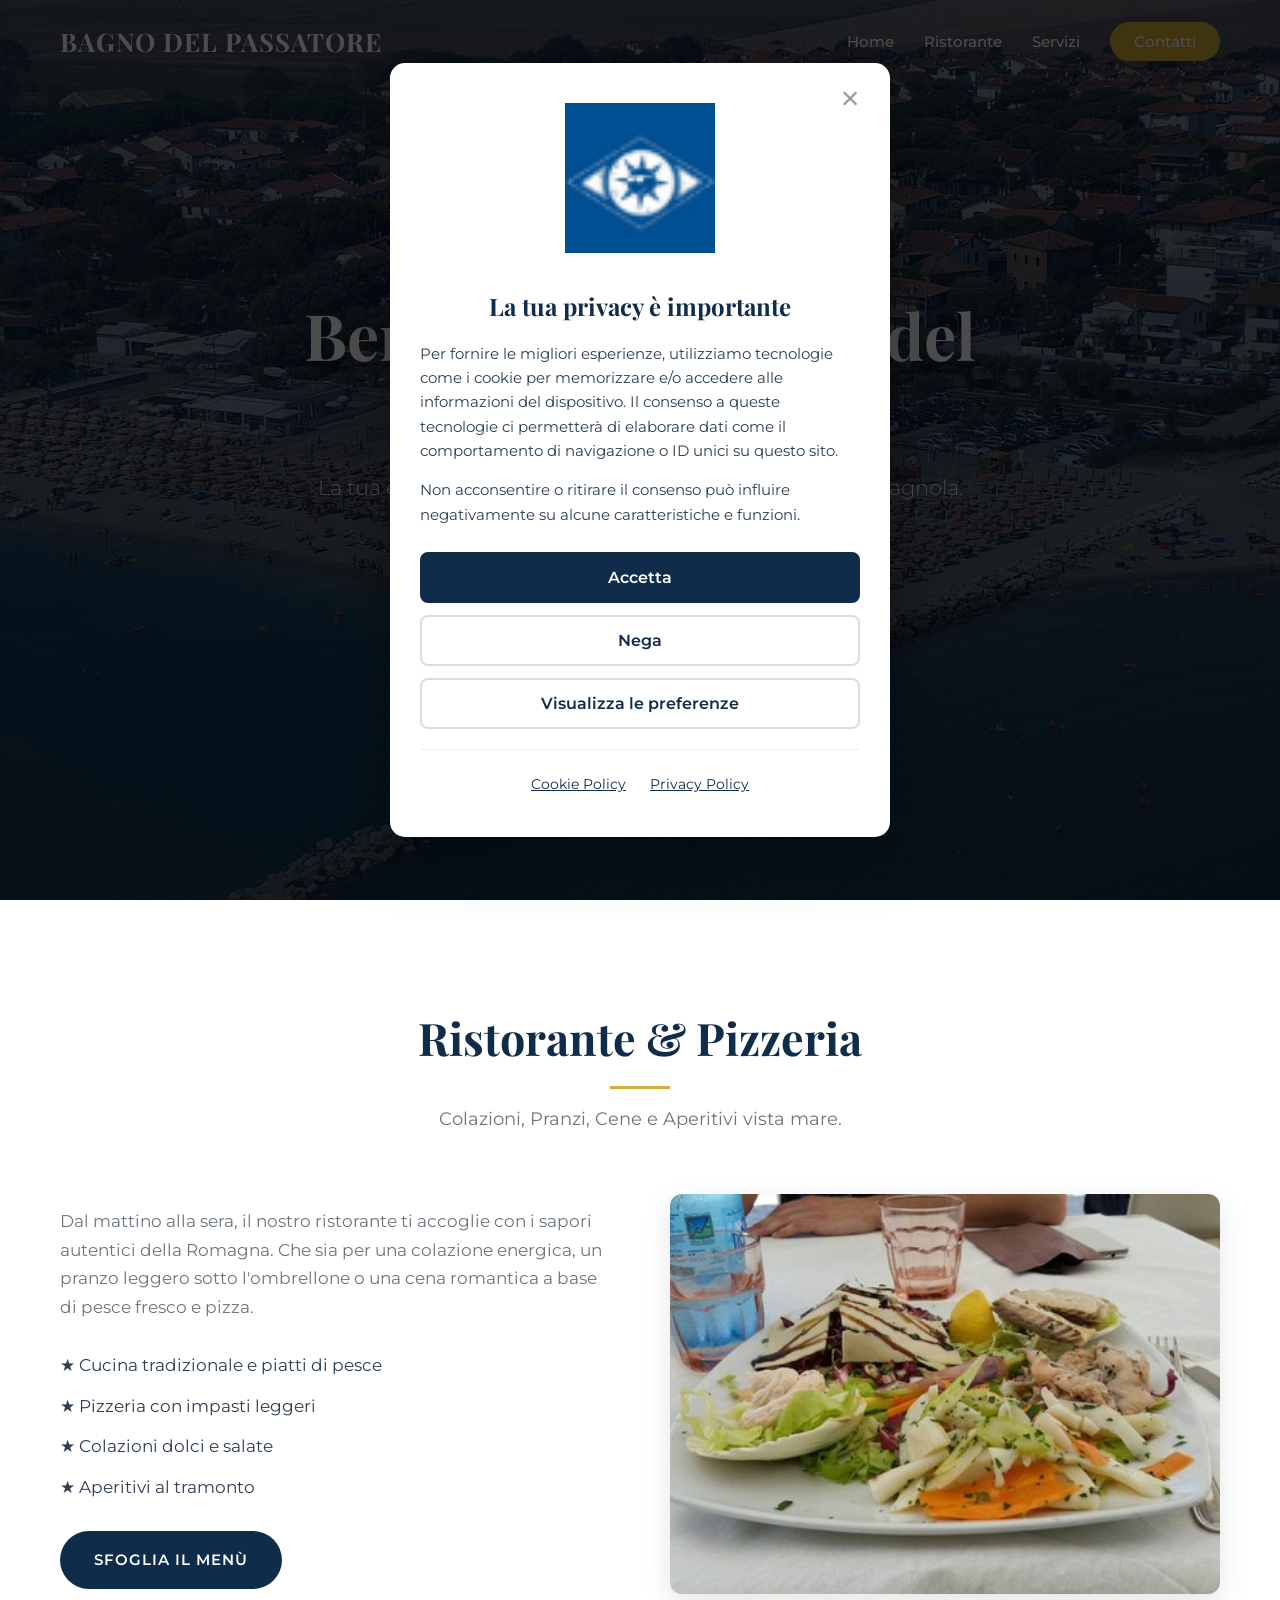
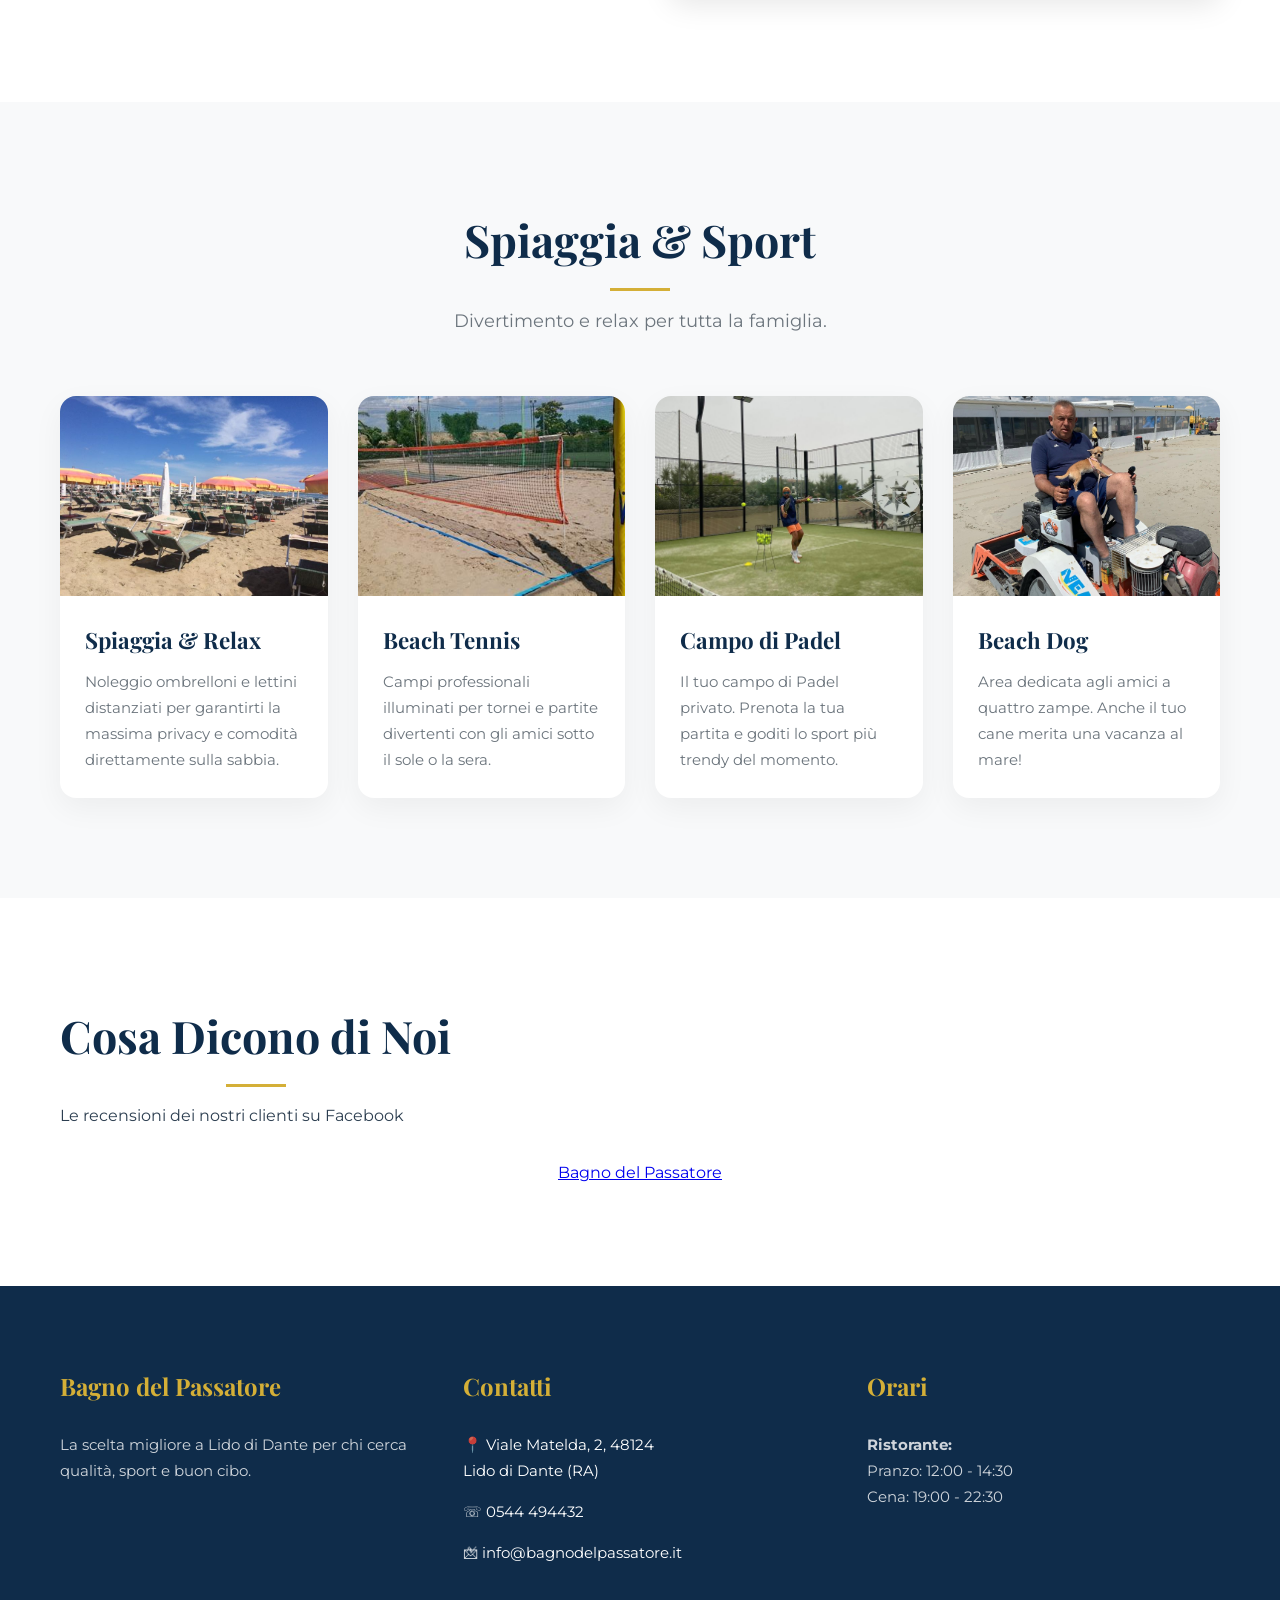
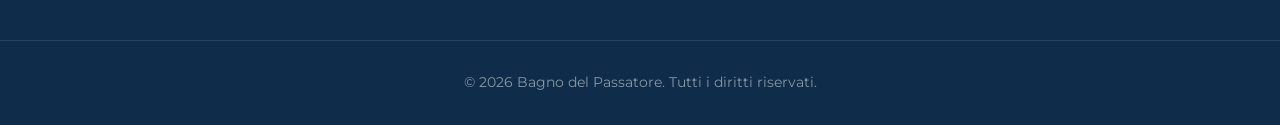
<file: index.html>
<!DOCTYPE html>
<html lang="it">

<head>
    <meta charset="UTF-8">
    <meta name="viewport" content="width=device-width, initial-scale=1.0">
    <meta name="description"
        content="Bagno del Passatore - Lido di Dante (Ravenna). Ristorante, Pizzeria, Beach Tennis, Padel e Relax sulla spiaggia.">
    <title>Bagno del Passatore | Lido di Dante - Ravenna</title>

    <!-- Google Fonts -->
    <link rel="preconnect" href="https://fonts.googleapis.com">
    <link rel="preconnect" href="https://fonts.gstatic.com" crossorigin>
    <link
        href="https://fonts.googleapis.com/css2?family=Montserrat:wght@300;400;600;700&family=Playfair+Display:ital,wght@0,600;1,400&display=swap"
        rel="stylesheet">

    <!-- Collegamento CSS -->
    <link rel="stylesheet" href="style.css">
    <!-- Favicon (con cartella icons) -->
    <link rel="icon" type="image/x-icon" href="icons/favicon.ico">
    <link rel="icon" type="image/svg+xml" href="icons/favicon.svg">
    <link rel="apple-touch-icon" href="icons/apple-touch-icon.png">
    <link rel="manifest" href="icons/site.webmanifest">
</head>

<body>

    <!-- HEADER / NAVBAR -->
    <header class="header" id="header">
        <div class="container navbar-container">
            <a href="#" class="logo">BAGNO DEL PASSATORE</a>

            <button class="hamburger" id="hamburger" aria-label="Menu">
                <span></span>
                <span></span>
                <span></span>
            </button>

            <nav class="nav-menu" id="nav-menu">
                <ul class="nav-list">
                    <li><a href="#home" class="nav-link">Home</a></li>
                    <li><a href="#ristorante" class="nav-link">Ristorante</a></li>
                    <li><a href="#servizi" class="nav-link">Servizi</a></li>
                    <li><a href="#contatti" class="nav-link btn-nav">Contatti</a></li>
                </ul>
            </nav>
        </div>
    </header>

    <main>
        <!-- HERO SECTION -->
        <section class="hero" id="home">
            <!-- Immagine panoramica di sfondo -->
            <img src="images/panoramica.jpg" alt="Spiaggia di Lido di Dante - Bagno del Passatore"
                class="hero-bg-image">

            <div class="hero-overlay"></div>

            <div class="hero-content container">
                <h1 class="hero-title">Benvenuti al Bagno del Passatore</h1>
                <p class="hero-subtitle">La tua estate a Lido di Dante: Relax, Sport e Cucina Romagnola.</p>
                <div class="hero-buttons">
                    <a href="#ristorante" class="btn btn-primary">Scopri il Menù</a>
                    <a href="#contatti" class="btn btn-outline">Contattaci</a>
                </div>
            </div>
        </section>

        <!-- RISTORANTE SECTION -->
        <section class="section ristorante" id="ristorante">
            <div class="container">
                <div class="section-header">
                    <h2 class="section-title">Ristorante & Pizzeria</h2>
                    <p class="section-desc">Colazioni, Pranzi, Cene e Aperitivi vista mare.</p>
                </div>

                <div class="content-grid">
                    <div class="text-block">
                        <p>Dal mattino alla sera, il nostro ristorante ti accoglie con i sapori autentici della Romagna.
                            Che sia per una colazione energica, un pranzo leggero sotto l'ombrellone o una cena
                            romantica a base di pesce fresco e pizza.</p>
                        <ul class="feature-list">
                            <li>&#9733 Cucina tradizionale e piatti di pesce</li>
                            <li>&#9733 Pizzeria con impasti leggeri</li>
                            <li>&#9733 Colazioni dolci e salate</li>
                            <li>&#9733 Aperitivi al tramonto</li>
                        </ul>
                        <a href="menu.pdf" target="_blank" class="btn btn-secondary">Sfoglia il Menù</a>
                    </div>
                    <div class="image-block">
                        <img src="images/paitto-pesce.jpg" alt="Piatto di pesce fresco al Bagno del Passatore"
                            class="img-real">
                    </div>
                </div>
            </div>
        </section>

        <!-- SERVIZI & SPORT SECTION -->
        <section class="section servizi" id="servizi">
            <div class="container">
                <div class="section-header">
                    <h2 class="section-title">Spiaggia & Sport</h2>
                    <p class="section-desc">Divertimento e relax per tutta la famiglia.</p>
                </div>

                <div class="cards-grid">
                    <!-- Card 1: Ombrelloni -->
                    <div class="card">
                        <img src="images/foto-lettini.jpg" alt="Ombrelloni e lettini sulla spiaggia"
                            class="card-img-real">
                        <div class="card-body">
                            <h3>Spiaggia & Relax</h3>
                            <p>Noleggio ombrelloni e lettini distanziati per garantirti la massima privacy e comodità
                                direttamente sulla sabbia.</p>
                        </div>
                    </div>

                    <!-- Card 2: Beach Tennis -->
                    <div class="card">
                        <img src="images/campo-beach.jpg" alt="Campo da beach tennis" class="card-img-real">
                        <div class="card-body">
                            <h3>Beach Tennis</h3>
                            <p>Campi professionali illuminati per tornei e partite divertenti con gli amici sotto il
                                sole o la sera.</p>
                        </div>
                    </div>

                    <!-- Card 3: Padel -->
                    <div class="card">
                        <img src="images/campo-padel.jpg" alt="Campo da padel" class="card-img-real">
                        <div class="card-body">
                            <h3>Campo di Padel</h3>
                            <p>Il tuo campo di Padel privato. Prenota la tua partita e goditi lo sport più trendy del
                                momento.</p>
                        </div>
                    </div>

                    <!-- Card 4: Beach Dog -->
                    <div class="card">
                        <img src="images/cane.jpg" alt="Cane in spiaggia - area Beach Dog" class="card-img-real">
                        <div class="card-body">
                            <h3>Beach Dog</h3>
                            <p>Area dedicata agli amici a quattro zampe. Anche il tuo cane merita una vacanza al mare!
                            </p>
                        </div>
                    </div>
                </div>
            </div>
        </section>

    </main>

    <!-- Sezione Recensioni -->
    <section id="recensioni" class="section">
        <div class="container">
            <h2 class="section-title">Cosa Dicono di Noi</h2>
            <p class="section-subtitle">Le recensioni dei nostri clienti su Facebook</p>

            <div class="reviews-container">
                <!-- Facebook Page Plugin -->
                <div class="fb-page" data-href="https://www.facebook.com/delpassatore" data-tabs="reviews"
                    data-width="500" data-height="600" data-small-header="false" data-adapt-container-width="true"
                    data-hide-cover="false" data-show-facepile="true">
                    <blockquote cite="https://www.facebook.com/delpassatore" class="fb-xfbml-parse-ignore">
                        <a href="https://www.facebook.com/delpassatore">Bagno del Passatore</a>
                    </blockquote>
                </div>
            </div>
        </div>
    </section>

    <!-- Script Facebook SDK -->
    <div id="fb-root"></div>
    <script async defer crossorigin="anonymous"
        src="https://connect.facebook.net/it_IT/sdk.js#xfbml=1&version=v18.0"></script>

    <!-- FOOTER / CONTATTI -->
    <footer class="footer" id="contatti">
        <div class="container footer-grid">

            <div class="footer-col">
                <h3>Bagno del Passatore</h3>
                <p>La scelta migliore a Lido di Dante per chi cerca qualità, sport e buon cibo.</p>
            </div>

            <div class="footer-col">
                <h3>Contatti</h3>
                <ul class="contact-info">
                    <li>📍 <a href="https://www.google.com/maps/dir//Viale+Matelda,+2,+48124+Lido+di+Dante+RA"
                            target="_blank">Viale Matelda, 2, 48124<br>Lido di Dante (RA)</a></li>
                    <li>&#x260F <a href="tel:0544494432">0544 494432</a></li>
                    <li>🖄 <a href="mailto:info@bagnodelpassatore.it">info@bagnodelpassatore.it</a></li>
                </ul>
            </div>

            <div class="footer-col">
                <h3>Orari</h3>
                <p><strong>Ristorante:</strong><br>Pranzo: 12:00 - 14:30<br>Cena: 19:00 - 22:30</p>
            </div>
        </div>

        <div class="footer-bottom">
            <p>&copy; 2026 Bagno del Passatore. Tutti i diritti riservati.</p>
        </div>
    </footer>

    <!-- Script JS -->
    <script src="script.js"></script>

    <!-- Cookie Banner Modale -->
    <div id="cookie-overlay" class="cookie-overlay">
        <div class="cookie-modal">
            <button class="cookie-close" id="cookie-close">&times;</button>

            <div class="cookie-logo">
                <img src="icons/favicon.ico" alt="Bagno del Passatore" width="150">
            </div>

            <div class="cookie-content-modal">
                <h3>La tua privacy è importante</h3>
                <p>Per fornire le migliori esperienze, utilizziamo tecnologie come i cookie per memorizzare e/o accedere
                    alle informazioni del dispositivo. Il consenso a queste tecnologie ci permetterà di elaborare dati
                    come il comportamento di navigazione o ID unici su questo sito.</p>
                <p>Non acconsentire o ritirare il consenso può influire negativamente su alcune caratteristiche e
                    funzioni.</p>
            </div>

            <div class="cookie-buttons-modal">
                <button id="accept-cookies" class="btn-cookie-modal accept">Accetta</button>
                <button id="reject-cookies" class="btn-cookie-modal reject">Nega</button>
                <button id="cookie-preferences" class="btn-cookie-modal preferences">Visualizza le preferenze</button>
            </div>

            <div class="cookie-links">
                <a href="privacy.html" target="_blank">Cookie Policy</a>
                <a href="privacy.html" target="_blank">Privacy Policy</a>
            </div>
        </div>
    </div>

    <script src="cookie-banner.js"></script>
</body>

</html>
</file>
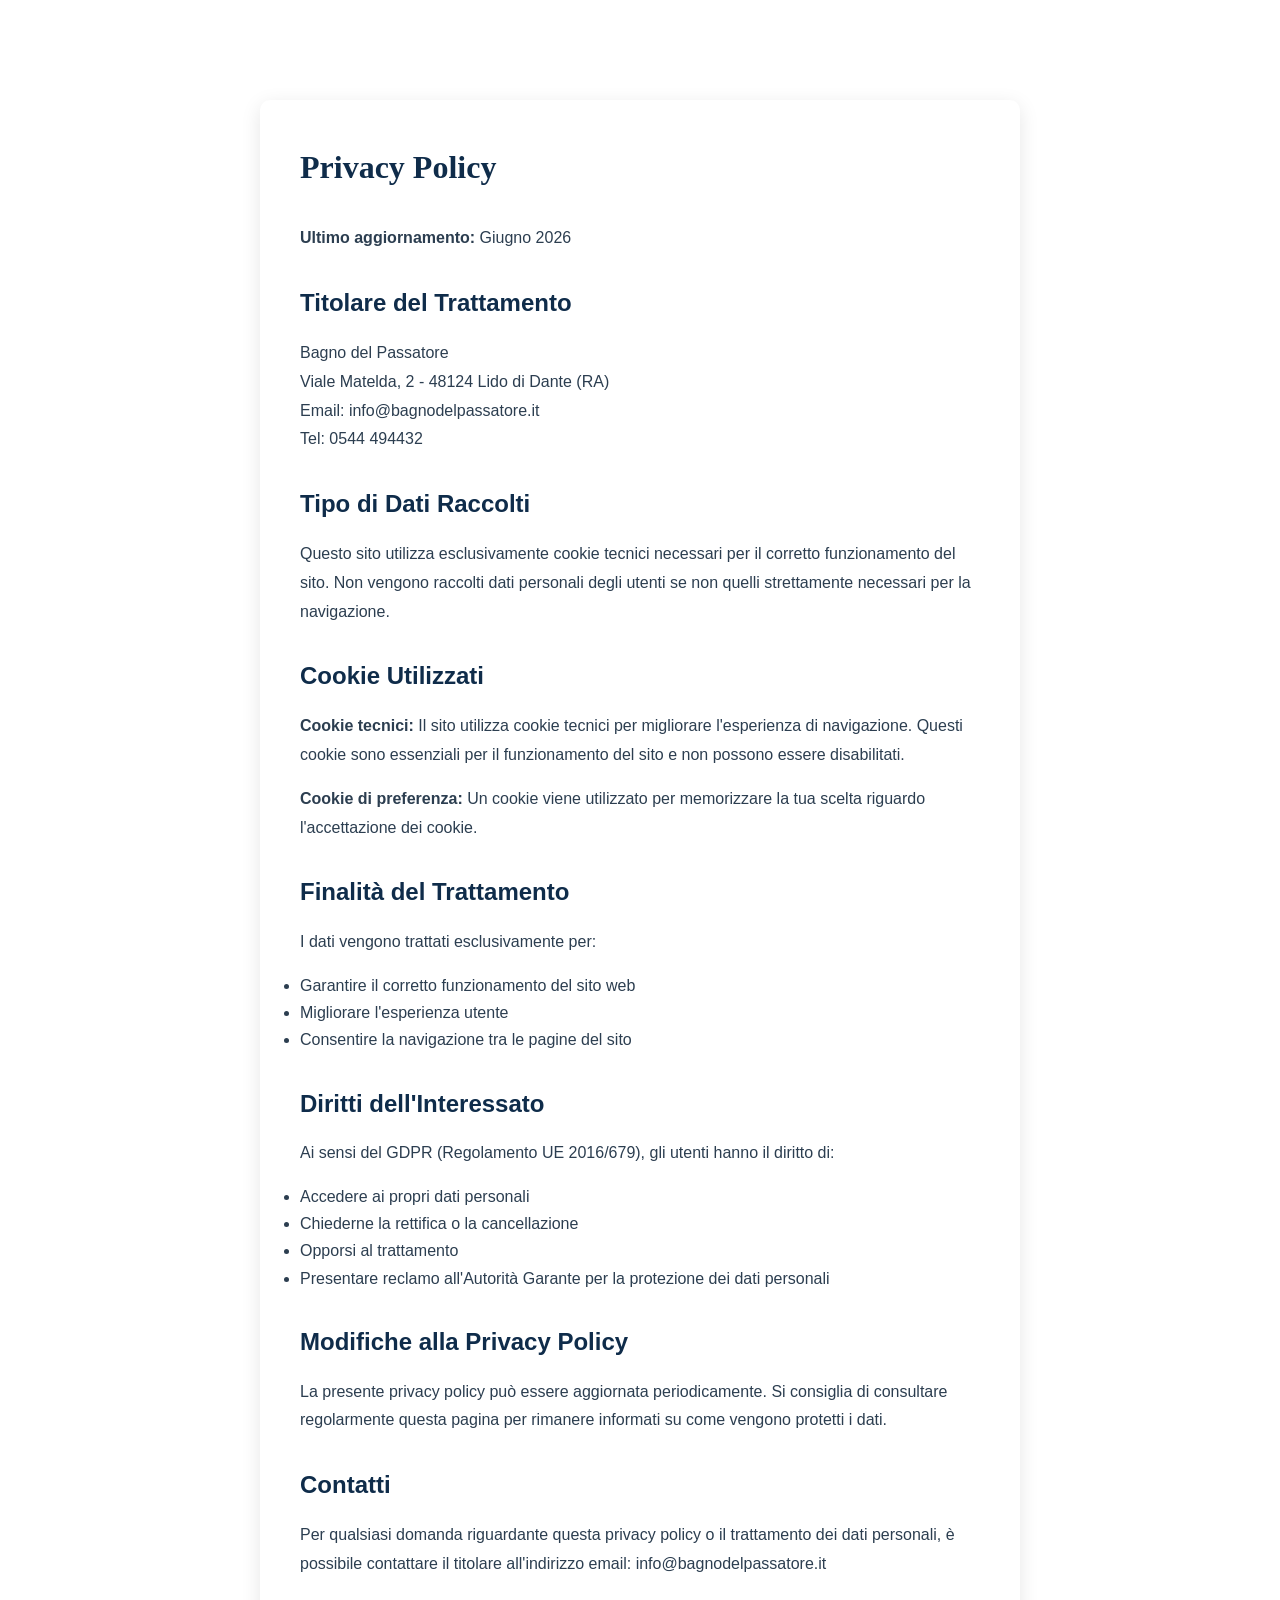
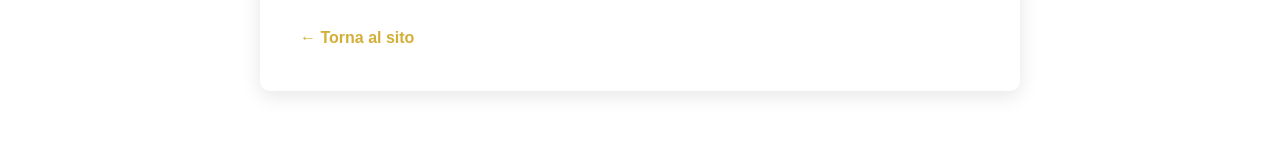
<file: privacy.html>
<!DOCTYPE html>
<html lang="it">

<head>
    <meta charset="UTF-8">
    <meta name="viewport" content="width=device-width, initial-scale=1.0">
    <title>Privacy Policy - Bagno del Passatore</title>
    <link rel="stylesheet" href="style.css">
    <style>
        .privacy-container {
            max-width: 800px;
            margin: 100px auto 50px;
            padding: 0 20px;
        }

        .privacy-content {
            background: white;
            padding: 40px;
            border-radius: 10px;
            box-shadow: 0 5px 20px rgba(0, 0, 0, 0.1);
        }

        .privacy-content h1 {
            font-family: var(--font-heading);
            color: var(--primary-blue);
            margin-bottom: 30px;
        }

        .privacy-content h2 {
            color: var(--primary-blue);
            margin-top: 30px;
            margin-bottom: 15px;
        }

        .privacy-content p {
            margin-bottom: 15px;
            line-height: 1.8;
        }

        .back-link {
            display: inline-block;
            margin-top: 30px;
            color: var(--accent-gold);
            text-decoration: none;
            font-weight: 600;
        }

        .back-link:hover {
            text-decoration: underline;
        }
    </style>
</head>

<body>
    <div class="privacy-container">
        <div class="privacy-content">
            <h1>Privacy Policy</h1>
            <p><strong>Ultimo aggiornamento:</strong> Giugno 2026</p>

            <h2>Titolare del Trattamento</h2>
            <p>Bagno del Passatore<br>
                Viale Matelda, 2 - 48124 Lido di Dante (RA)<br>
                Email: info@bagnodelpassatore.it<br>
                Tel: 0544 494432</p>

            <h2>Tipo di Dati Raccolti</h2>
            <p>Questo sito utilizza esclusivamente cookie tecnici necessari per il corretto funzionamento del sito. Non
                vengono raccolti dati personali degli utenti se non quelli strettamente necessari per la navigazione.
            </p>

            <h2>Cookie Utilizzati</h2>
            <p><strong>Cookie tecnici:</strong> Il sito utilizza cookie tecnici per migliorare l'esperienza di
                navigazione. Questi cookie sono essenziali per il funzionamento del sito e non possono essere
                disabilitati.</p>

            <p><strong>Cookie di preferenza:</strong> Un cookie viene utilizzato per memorizzare la tua scelta riguardo
                l'accettazione dei cookie.</p>

            <h2>Finalità del Trattamento</h2>
            <p>I dati vengono trattati esclusivamente per:</p>
            <ul>
                <li>Garantire il corretto funzionamento del sito web</li>
                <li>Migliorare l'esperienza utente</li>
                <li>Consentire la navigazione tra le pagine del sito</li>
            </ul>

            <h2>Diritti dell'Interessato</h2>
            <p>Ai sensi del GDPR (Regolamento UE 2016/679), gli utenti hanno il diritto di:</p>
            <ul>
                <li>Accedere ai propri dati personali</li>
                <li>Chiederne la rettifica o la cancellazione</li>
                <li>Opporsi al trattamento</li>
                <li>Presentare reclamo all'Autorità Garante per la protezione dei dati personali</li>
            </ul>

            <h2>Modifiche alla Privacy Policy</h2>
            <p>La presente privacy policy può essere aggiornata periodicamente. Si consiglia di consultare regolarmente
                questa pagina per rimanere informati su come vengono protetti i dati.</p>

            <h2>Contatti</h2>
            <p>Per qualsiasi domanda riguardante questa privacy policy o il trattamento dei dati personali, è possibile
                contattare il titolare all'indirizzo email: info@bagnodelpassatore.it</p>

            <a href="index.html" class="back-link">← Torna al sito</a>
        </div>
    </div>
</body>

</html>
</file>
<file: style.css>
/* ============================================
   VARIABILI & RESET
============================================= */
:root {
    /* Palette Premium */
    --primary-blue: #0f2c4a;
    --accent-gold: #d4af37;
    --accent-gold-hover: #b59020;
    --bg-light: #f8f9fa;
    --white: #ffffff;
    --text-dark: #2c3e50;
    --text-gray: #6c757d;

    /* Fonts */
    --font-heading: 'Playfair Display', serif;
    --font-body: 'Montserrat', sans-serif;

    /* Spacing */
    --container-width: 1200px;
    --section-padding: 100px 0;
}

* {
    margin: 0;
    padding: 0;
    box-sizing: border-box;
}

html {
    scroll-behavior: smooth;
}

body {
    font-family: var(--font-body);
    color: var(--text-dark);
    line-height: 1.7;
    background-color: var(--white);
    overflow-x: hidden;
}

/* Utility Classes */
.container {
    max-width: var(--container-width);
    margin: 0 auto;
    padding: 0 20px;
}

.section {
    padding: var(--section-padding);
}

.section-header {
    text-align: center;
    margin-bottom: 60px;
}

.section-title {
    font-family: var(--font-heading);
    font-size: 2.8rem;
    color: var(--primary-blue);
    margin-bottom: 15px;
    position: relative;
    display: inline-block;
}

.section-title::after {
    content: '';
    display: block;
    width: 60px;
    height: 3px;
    background-color: var(--accent-gold);
    margin: 10px auto 0;
}

.section-desc {
    font-size: 1.1rem;
    color: var(--text-gray);
    max-width: 600px;
    margin: 0 auto;
}

/* Bottoni */
.btn {
    display: inline-block;
    padding: 14px 32px;
    border-radius: 50px;
    text-decoration: none;
    font-weight: 600;
    font-size: 0.95rem;
    transition: all 0.3s ease;
    cursor: pointer;
    border: 2px solid transparent;
    text-transform: uppercase;
    letter-spacing: 1px;
}

.btn-primary {
    background-color: var(--accent-gold);
    color: var(--white);
}

.btn-primary:hover {
    background-color: var(--accent-gold-hover);
    transform: translateY(-3px);
    box-shadow: 0 10px 20px rgba(212, 175, 55, 0.3);
}

.btn-secondary {
    background-color: var(--primary-blue);
    color: var(--white);
}

.btn-secondary:hover {
    background-color: #081b2e;
    transform: translateY(-3px);
}

.btn-outline {
    border-color: var(--white);
    color: var(--white);
    background: transparent;
}

.btn-outline:hover {
    background-color: var(--white);
    color: var(--primary-blue);
}

/* ============================================
   HEADER & NAVBAR
============================================= */
.header {
    position: fixed;
    top: 0;
    left: 0;
    width: 100%;
    z-index: 1000;
    transition: all 0.4s ease;
    padding: 20px 0;
    background: transparent;
}

.header.scrolled {
    background-color: rgba(255, 255, 255, 0.98);
    padding: 15px 0;
    box-shadow: 0 4px 20px rgba(0, 0, 0, 0.05);
    backdrop-filter: blur(10px);
}

.navbar-container {
    display: flex;
    justify-content: space-between;
    align-items: center;
}

.logo {
    font-family: var(--font-heading);
    font-size: 1.6rem;
    font-weight: 700;
    color: var(--white);
    text-decoration: none;
    letter-spacing: 1px;
    transition: color 0.3s;
}

.header.scrolled .logo {
    color: var(--primary-blue);
}

.nav-list {
    display: flex;
    list-style: none;
    gap: 30px;
    align-items: center;
}

.nav-link {
    text-decoration: none;
    color: var(--white);
    font-weight: 500;
    font-size: 0.95rem;
    transition: color 0.3s;
    position: relative;
}

.nav-link::after {
    content: '';
    position: absolute;
    width: 0;
    height: 2px;
    bottom: -5px;
    left: 0;
    background-color: var(--accent-gold);
    transition: width 0.3s;
}

.nav-link:hover::after {
    width: 100%;
}

.header.scrolled .nav-link {
    color: var(--primary-blue);
}

.btn-nav {
    padding: 10px 24px;
    background-color: var(--accent-gold);
    color: var(--white) !important;
    border-radius: 30px;
}

.btn-nav:hover {
    background-color: var(--accent-gold-hover);
}

.btn-nav::after {
    display: none;
}

.hamburger {
    display: none;
    flex-direction: column;
    cursor: pointer;
    gap: 6px;
    background: none;
    border: none;
    z-index: 1001;
}

.hamburger span {
    width: 30px;
    height: 3px;
    background-color: var(--white);
    transition: all 0.3s;
    border-radius: 2px;
}

.header.scrolled .hamburger span {
    background-color: var(--primary-blue);
}

/* ============================================
   HERO SECTION
============================================= */
.hero {
    position: relative;
    height: 100vh;
    min-height: 600px;
    display: flex;
    align-items: center;
    justify-content: center;
    text-align: center;
    color: var(--white);
}

.hero-bg-image {
    position: absolute;
    top: 0;
    left: 0;
    width: 100%;
    height: 100%;
    object-fit: cover;
    z-index: -2;
}

.hero-overlay {
    position: absolute;
    top: 0;
    left: 0;
    width: 100%;
    height: 100%;
    background: linear-gradient(to bottom, rgba(15, 44, 74, 0.4), rgba(15, 44, 74, 0.7));
    z-index: -1;
}

.hero-content {
    z-index: 1;
    max-width: 800px;
    padding: 0 20px;
}

.hero-title {
    font-family: var(--font-heading);
    font-size: 4rem;
    margin-bottom: 20px;
    line-height: 1.2;
    text-shadow: 0 4px 10px rgba(0, 0, 0, 0.3);
}

.hero-subtitle {
    font-size: 1.3rem;
    margin-bottom: 40px;
    font-weight: 300;
    opacity: 0.9;
}

.hero-buttons {
    display: flex;
    gap: 20px;
    justify-content: center;
}

/* ============================================
   RISTORANTE SECTION
============================================= */
.ristorante {
    background-color: var(--white);
}

.content-grid {
    display: grid;
    grid-template-columns: 1fr 1fr;
    gap: 60px;
    align-items: center;
}

.text-block p {
    margin-bottom: 20px;
    font-size: 1.05rem;
    color: var(--text-gray);
}

.feature-list {
    list-style: none;
    margin: 30px 0;
}

.feature-list li {
    margin-bottom: 12px;
    font-size: 1.05rem;
    display: flex;
    align-items: center;
    gap: 10px;
}

.img-real {
    width: 100%;
    height: 400px;
    object-fit: cover;
    border-radius: 12px;
    box-shadow: 0 10px 30px rgba(0, 0, 0, 0.1);
}

/* ============================================
   SERVIZI & SPORT (CARDS)
============================================= */
.servizi {
    background-color: var(--bg-light);
}

.cards-grid {
    display: grid;
    grid-template-columns: repeat(auto-fit, minmax(260px, 1fr));
    gap: 30px;
}

.card {
    background: var(--white);
    border-radius: 16px;
    overflow: hidden;
    box-shadow: 0 10px 30px rgba(0, 0, 0, 0.05);
    transition: transform 0.3s ease, box-shadow 0.3s ease;
}

.card:hover {
    transform: translateY(-10px);
    box-shadow: 0 20px 40px rgba(0, 0, 0, 0.1);
}

.card-img-real {
    width: 100%;
    height: 200px;
    object-fit: cover;
    display: block;
}

.card-body {
    padding: 25px;
}

.card-body h3 {
    font-family: var(--font-heading);
    color: var(--primary-blue);
    font-size: 1.4rem;
    margin-bottom: 10px;
}

.card-body p {
    font-size: 0.95rem;
    color: var(--text-gray);
}

/* ============================================
   FOOTER
============================================= */
.footer {
    background-color: var(--primary-blue);
    color: var(--white);
    padding: 80px 0 30px;
}

.footer-grid {
    display: grid;
    grid-template-columns: repeat(auto-fit, minmax(250px, 1fr));
    gap: 50px;
    margin-bottom: 60px;
}

.footer-col h3 {
    font-family: var(--font-heading);
    font-size: 1.5rem;
    margin-bottom: 25px;
    color: var(--accent-gold);
}

.footer-col p,
.footer-col li {
    color: rgba(255, 255, 255, 0.8);
    margin-bottom: 15px;
    font-size: 0.95rem;
}

.contact-info {
    list-style: none;
}

.contact-info a {
    color: var(--white);
    text-decoration: none;
    transition: color 0.3s;
}

.contact-info a:hover {
    color: var(--accent-gold);
}

.footer-bottom {
    text-align: center;
    padding-top: 30px;
    border-top: 1px solid rgba(255, 255, 255, 0.1);
    font-size: 0.85rem;
    color: rgba(255, 255, 255, 0.5);
}

/* ============================================
   RESPONSIVE DESIGN
============================================= */
@media (max-width: 992px) {
    .hero-title {
        font-size: 3rem;
    }

    .content-grid {
        grid-template-columns: 1fr;
        gap: 40px;
    }
}

@media (max-width: 768px) {
    .hamburger {
        display: flex;
    }

    .nav-menu {
        position: fixed;
        top: 0;
        right: -100%;
        width: 80%;
        height: 100vh;
        background-color: var(--white);
        flex-direction: column;
        justify-content: center;
        align-items: center;
        transition: right 0.4s ease;
        box-shadow: -10px 0 30px rgba(0, 0, 0, 0.1);
        z-index: 1000;
    }

    .nav-menu.active {
        right: 0;
    }

    .nav-list {
        flex-direction: column;
        gap: 40px;
    }

    .nav-link {
        color: var(--primary-blue) !important;
        font-size: 1.2rem;
    }

    .btn-nav {
        background-color: var(--primary-blue);
        color: var(--white) !important;
    }

    .hero-title {
        font-size: 2.5rem;
    }

    .hero-buttons {
        flex-direction: column;
        gap: 15px;
    }

    .btn {
        width: 100%;
        text-align: center;
    }

    .section-title {
        font-size: 2.2rem;
    }

    .section {
        padding: 60px 0;
    }
}

/* ============================================
   COOKIE BANNER MODALE PROFESSIONALE
============================================= */
.cookie-overlay {
    position: fixed;
    top: 0;
    left: 0;
    right: 0;
    bottom: 0;
    background-color: rgba(0, 0, 0, 0.7);
    z-index: 9999;
    display: flex;
    align-items: center;
    justify-content: center;
    padding: 20px;
    opacity: 0;
    visibility: hidden;
    transition: all 0.3s ease;
}

.cookie-overlay.show {
    opacity: 1;
    visibility: visible;
}

.cookie-modal {
    background: white;
    border-radius: 15px;
    padding: 40px 30px;
    max-width: 500px;
    width: 100%;
    max-height: 90vh;
    overflow-y: auto;
    position: relative;
    box-shadow: 0 20px 60px rgba(0, 0, 0, 0.3);
    transform: scale(0.9);
    transition: transform 0.3s ease;
}

.cookie-overlay.show .cookie-modal {
    transform: scale(1);
}

.cookie-close {
    position: absolute;
    top: 15px;
    right: 20px;
    background: none;
    border: none;
    font-size: 2rem;
    cursor: pointer;
    color: #999;
    line-height: 1;
    padding: 0;
    width: 40px;
    height: 40px;
    transition: color 0.3s;
}

.cookie-close:hover {
    color: var(--primary-blue);
}

.cookie-logo {
    text-align: center;
    margin-bottom: 25px;
}

.cookie-logo img {
    max-width: 180px;
    height: auto;
}

.cookie-content-modal h3 {
    font-family: var(--font-heading);
    color: var(--primary-blue);
    font-size: 1.5rem;
    margin-bottom: 15px;
    text-align: center;
}

.cookie-content-modal p {
    color: var(--text-color);
    line-height: 1.6;
    margin-bottom: 15px;
    font-size: 0.95rem;
}

.cookie-buttons-modal {
    display: flex;
    flex-direction: column;
    gap: 12px;
    margin-top: 25px;
}

.btn-cookie-modal {
    padding: 14px 20px;
    border: 2px solid;
    border-radius: 8px;
    cursor: pointer;
    font-weight: 600;
    font-size: 1rem;
    transition: all 0.3s;
    font-family: var(--font-primary);
}

.btn-cookie-modal.accept {
    background-color: var(--primary-blue);
    color: white;
    border-color: var(--primary-blue);
}

.btn-cookie-modal.accept:hover {
    background-color: var(--primary-blue-hover);
    border-color: var(--primary-blue-hover);
}

.btn-cookie-modal.reject,
.btn-cookie-modal.preferences {
    background-color: white;
    color: var(--primary-blue);
    border-color: #ddd;
}

.btn-cookie-modal.reject:hover,
.btn-cookie-modal.preferences:hover {
    background-color: #f5f5f5;
    border-color: #999;
}

.cookie-links {
    text-align: center;
    margin-top: 20px;
    padding-top: 20px;
    border-top: 1px solid #eee;
}

.cookie-links a {
    color: var(--primary-blue);
    text-decoration: underline;
    margin: 0 10px;
    font-size: 0.9rem;
}

.cookie-links a:hover {
    color: var(--accent-gold);
}

/* Responsive per mobile */
@media (max-width: 768px) {
    .cookie-overlay {
        padding: 15px;
        align-items: flex-end;
    }

    .cookie-modal {
        padding: 30px 20px;
        max-height: 85vh;
        border-radius: 15px 15px 0 0;
    }

    .cookie-content-modal h3 {
        font-size: 1.3rem;
    }

    .cookie-content-modal p {
        font-size: 0.9rem;
    }

    .btn-cookie-modal {
        padding: 12px 15px;
        font-size: 0.95rem;
    }
}

/* ============================================
   RECENSIONI SECTION
============================================= */
#recensioni {
    background-color: var(--light-bg);
}

.reviews-container {
    display: flex;
    justify-content: center;
    align-items: center;
    margin-top: 30px;
}

.fb-page {
    max-width: 100%;
    margin: 0 auto;
}

/* Responsive per recensioni */
@media (max-width: 768px) {
    .reviews-container {
        padding: 0 10px;
    }

    .fb-page {
        width: 100% !important;
    }
}

/* Fix immagini tagliate su mobile */
@media (max-width: 768px) {

    /* Selettore generico per le immagini dei servizi */
    .section img,
    .services img,
    .service-card img,
    [class*="service"] img,
    [class*="section"] img:not(.cookie-logo img):not(.footer img) {
        height: auto !important;
        max-height: none !important;
        object-fit: contain !important;
        width: 100% !important;
    }

    /* Se c'è un container con altezza fissa, rimuovila */
    .section .img-container,
    .services .img-container,
    .service-card .img-container,
    [class*="image-wrapper"],
    [class*="img-wrapper"] {
        height: auto !important;
        max-height: none !important;
        overflow: visible !important;
    }
}
</file>
